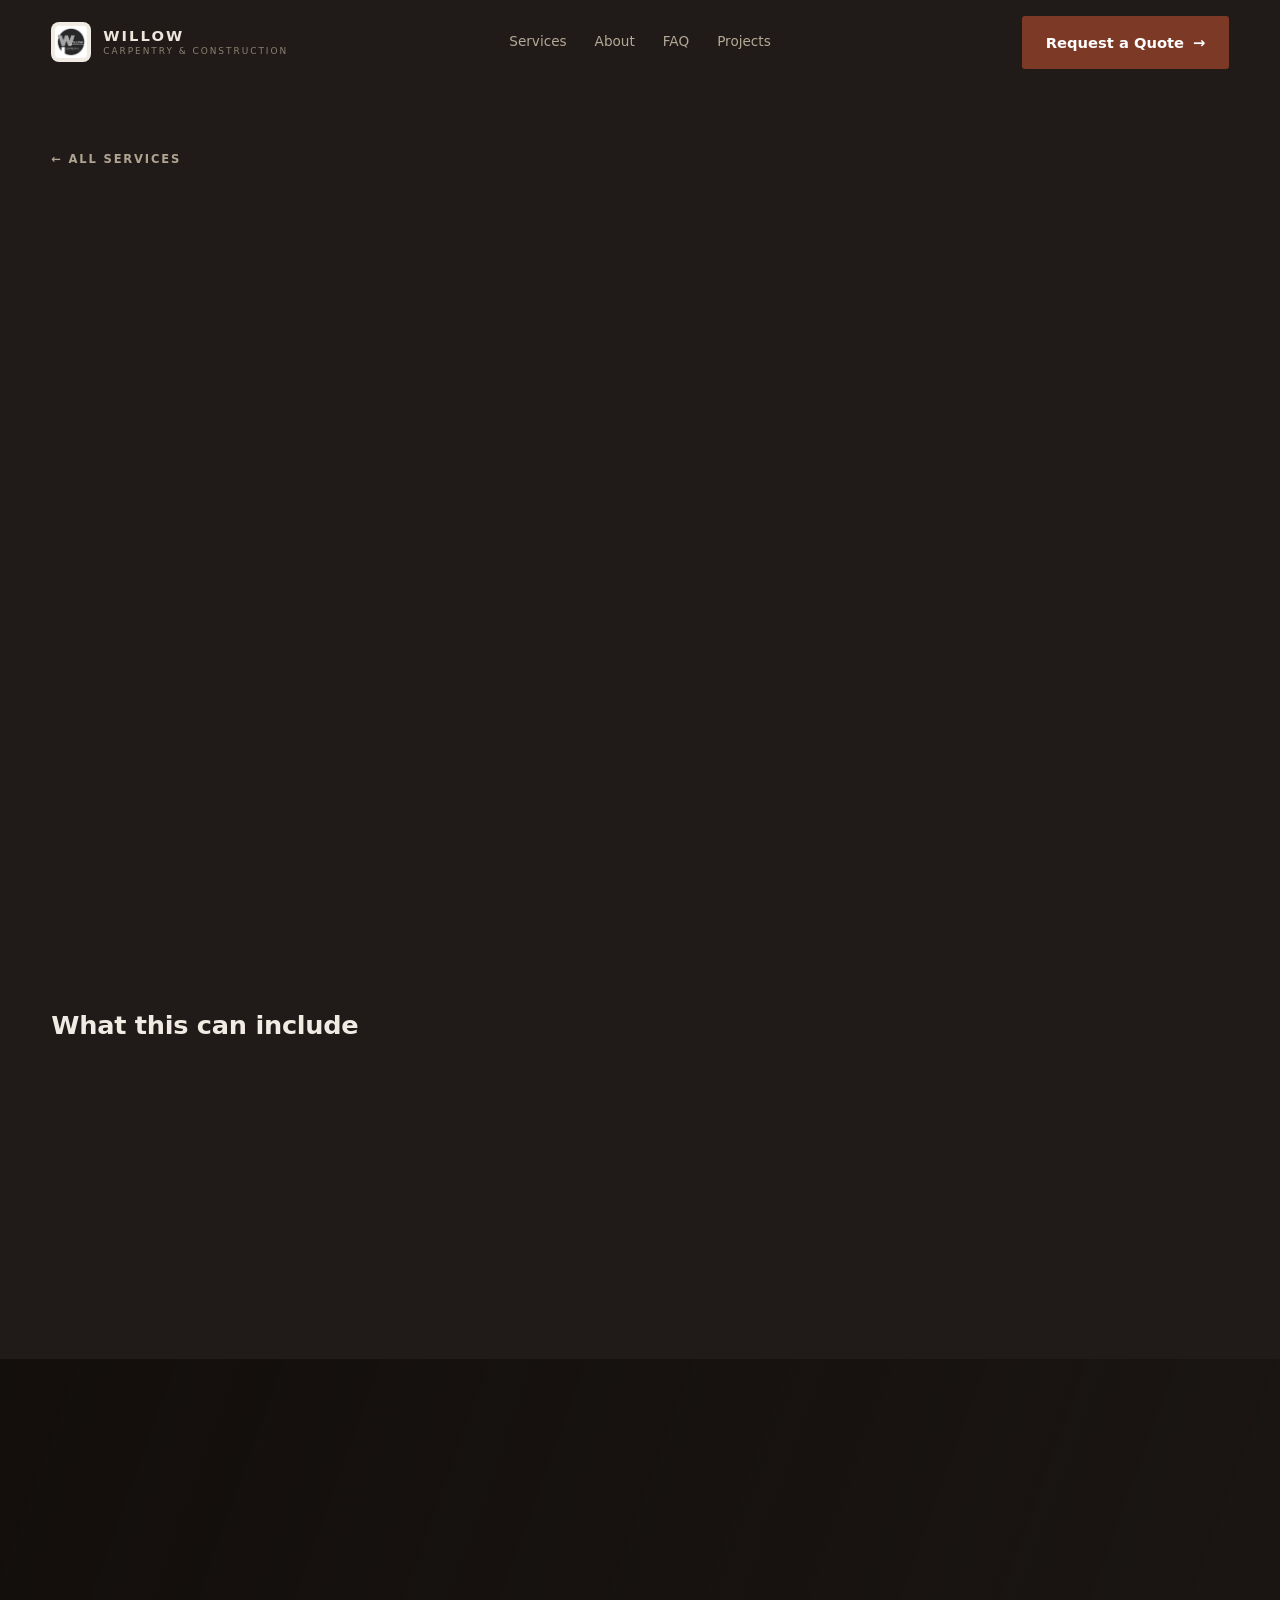
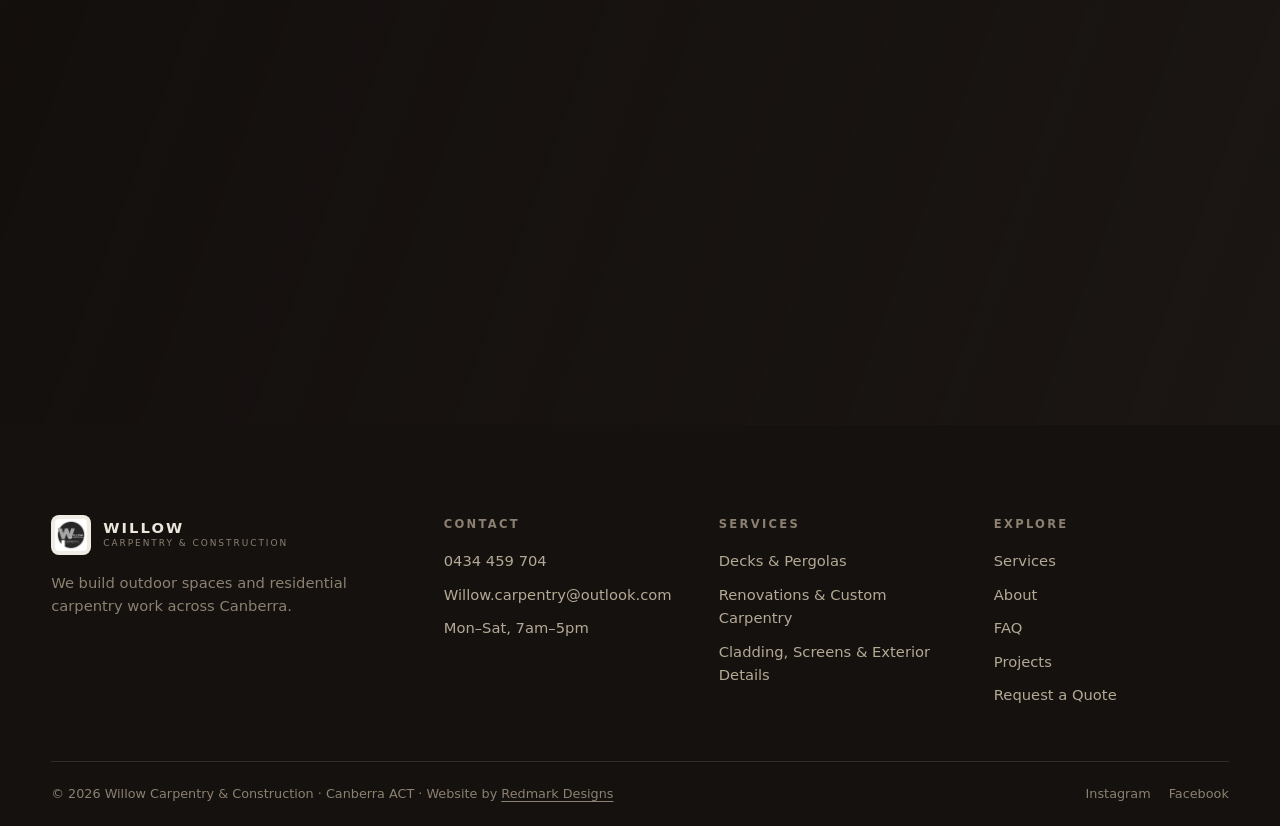
<file: services/exterior-carpentry/index.html>
<!DOCTYPE html>
<html lang="en-AU">
<head>
  <meta charset="UTF-8" />
  <meta name="viewport" content="width=device-width, initial-scale=1.0" />
  <title>Cladding, Screens &amp; Exterior Details — Willow Carpentry &amp; Construction</title>
  <meta http-equiv="refresh" content="0; url=/services/exterior-carpentry.html" />
  <link rel="canonical" href="/services/exterior-carpentry.html" />
</head>
<body>
  <p><a href="/services/exterior-carpentry.html">View Cladding, Screens &amp; Exterior Details</a></p>
</body>
</html>
</file>
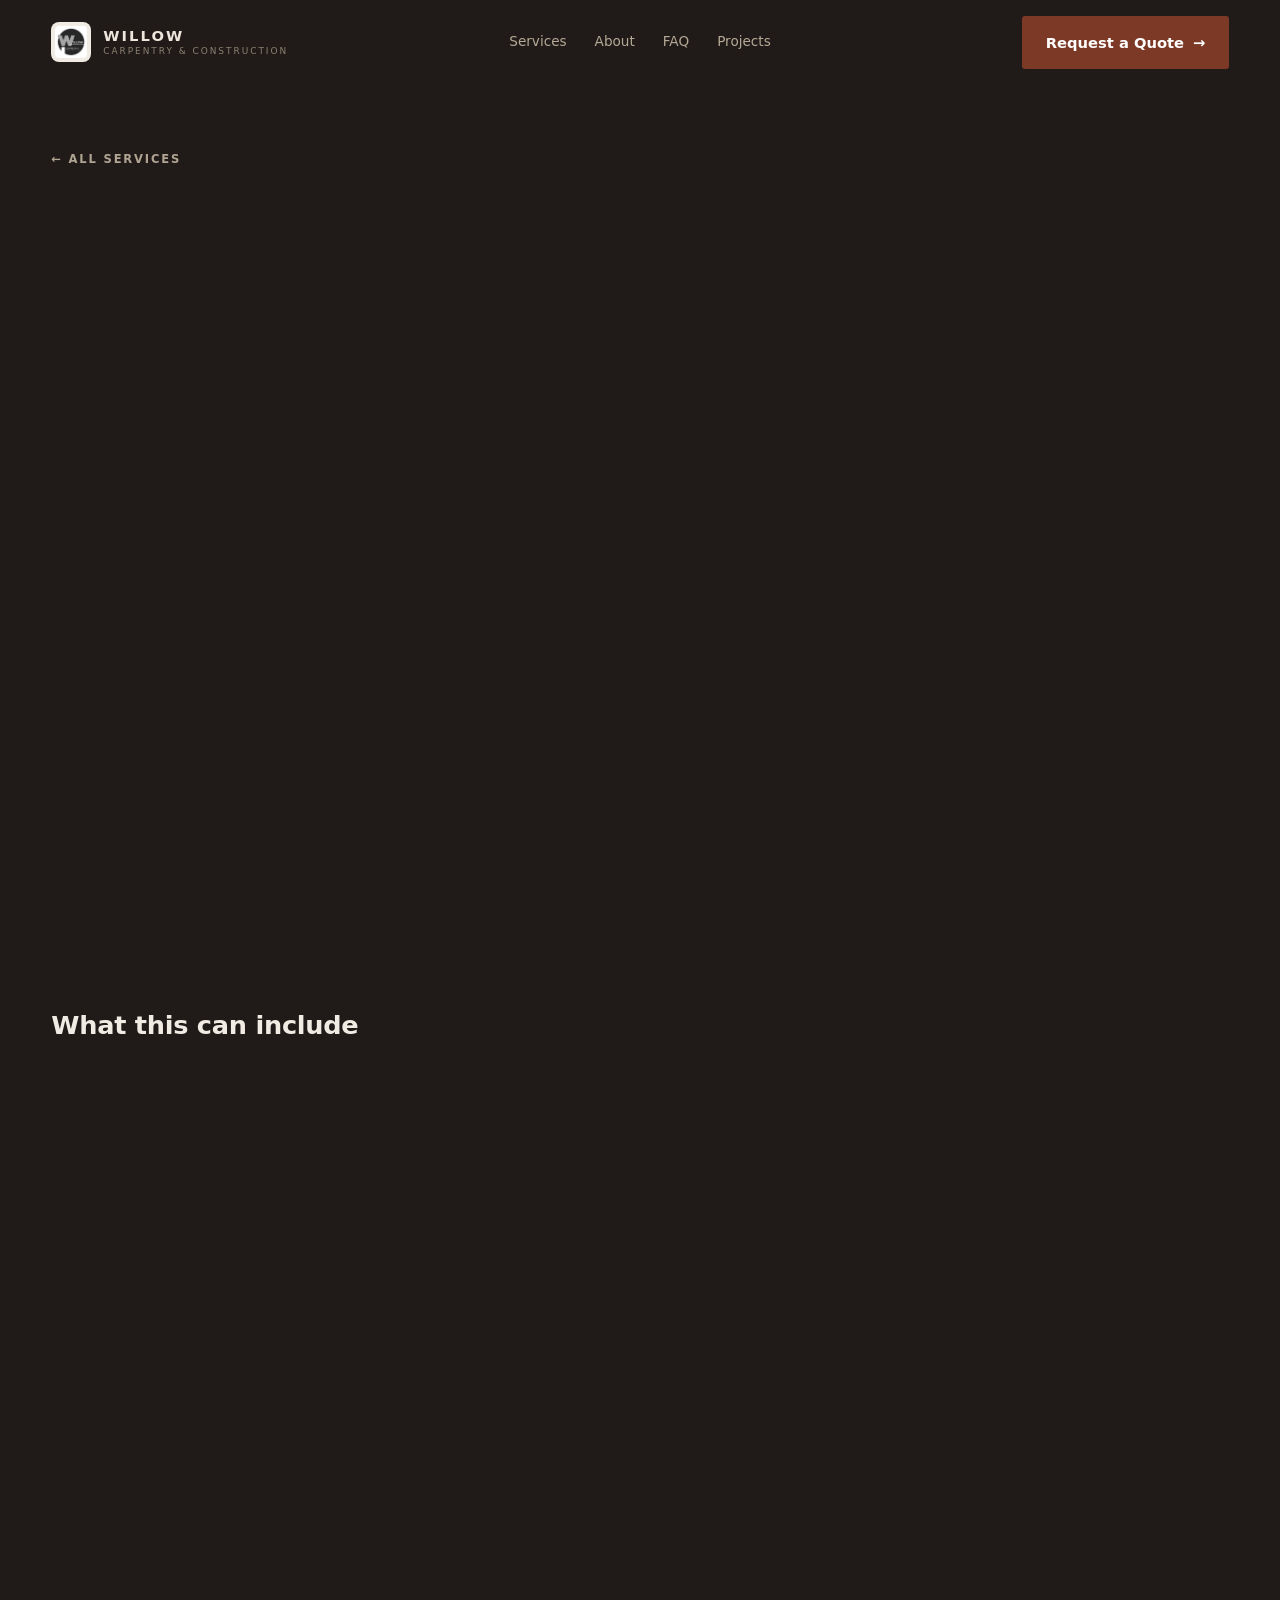
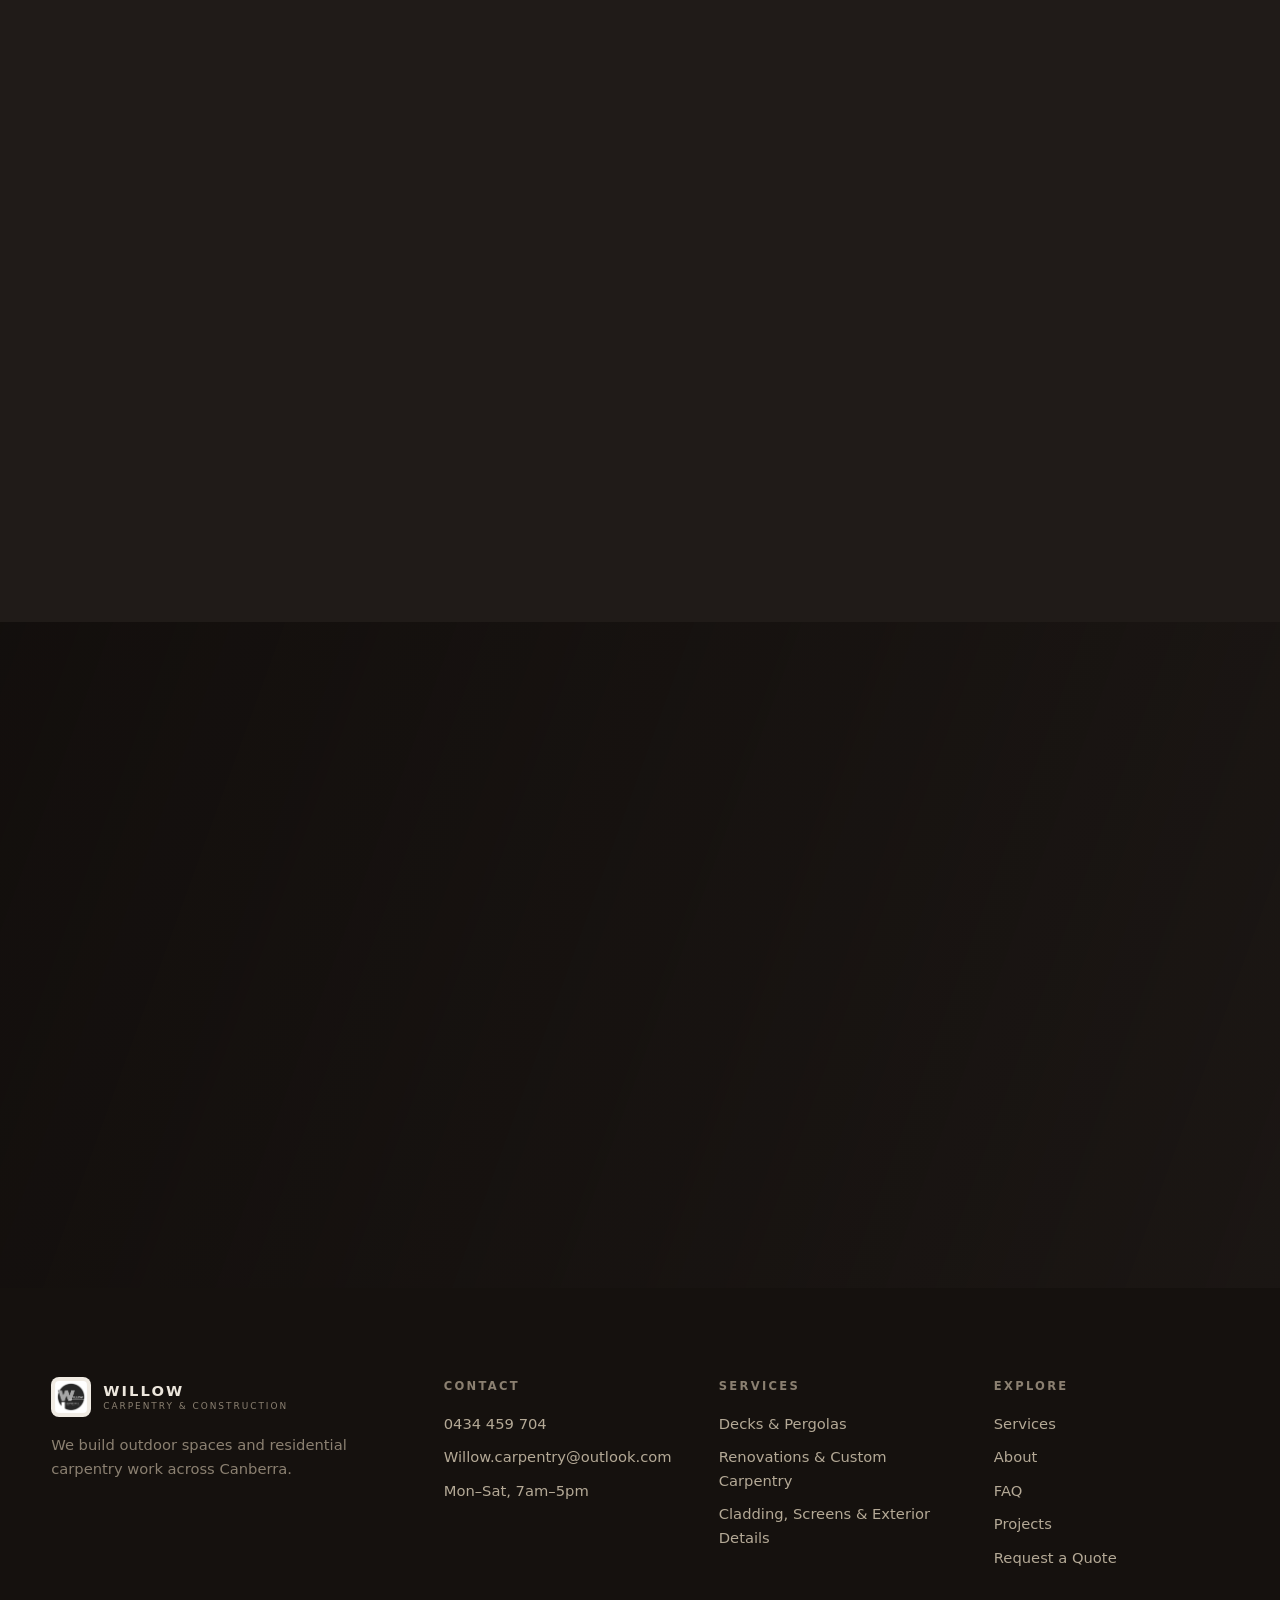
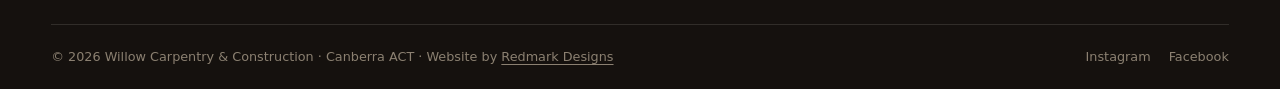
<file: services/renovations-carpentry/index.html>
<!DOCTYPE html>
<html lang="en-AU">
<head>
  <meta charset="UTF-8" />
  <meta name="viewport" content="width=device-width, initial-scale=1.0" />
  <title>Renovations &amp; Custom Carpentry — Willow Carpentry &amp; Construction</title>
  <meta http-equiv="refresh" content="0; url=/services/renovations-carpentry.html" />
  <link rel="canonical" href="/services/renovations-carpentry.html" />
</head>
<body>
  <p><a href="/services/renovations-carpentry.html">View Renovations &amp; Custom Carpentry</a></p>
</body>
</html>
</file>
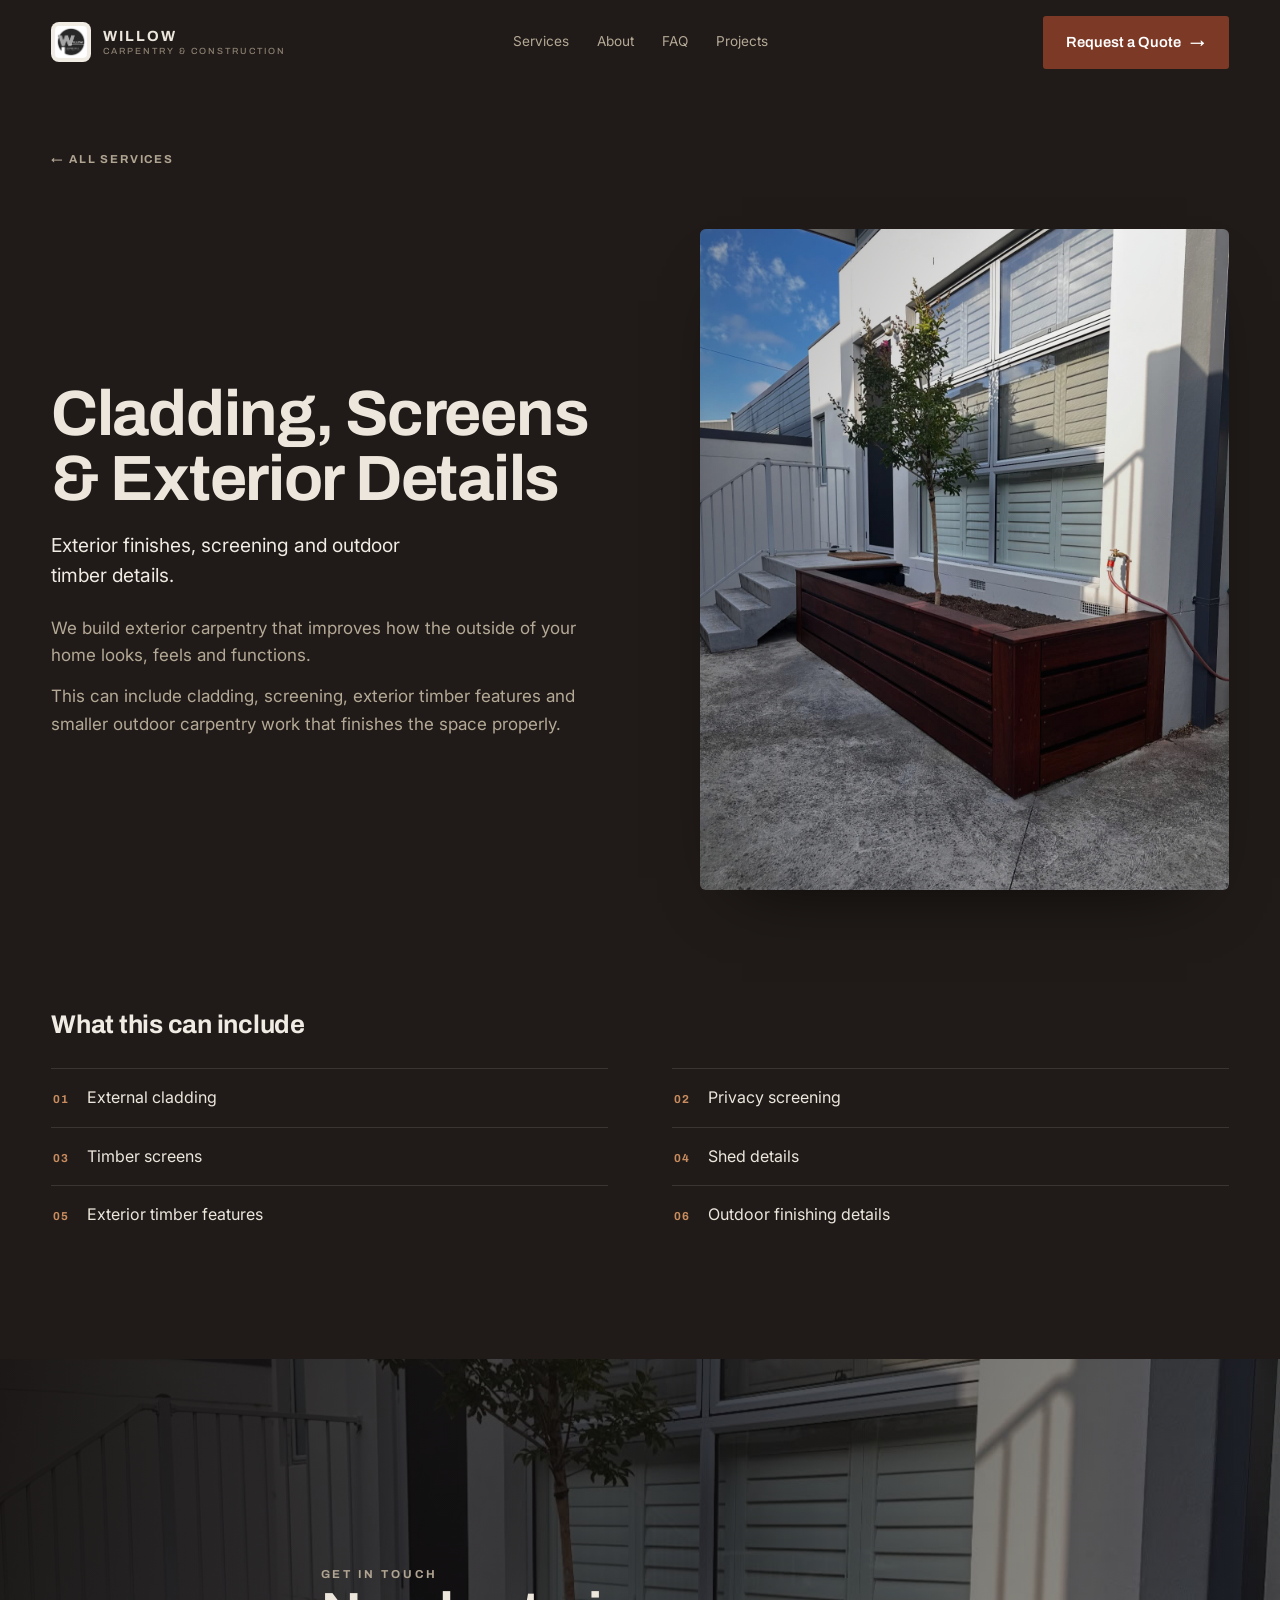
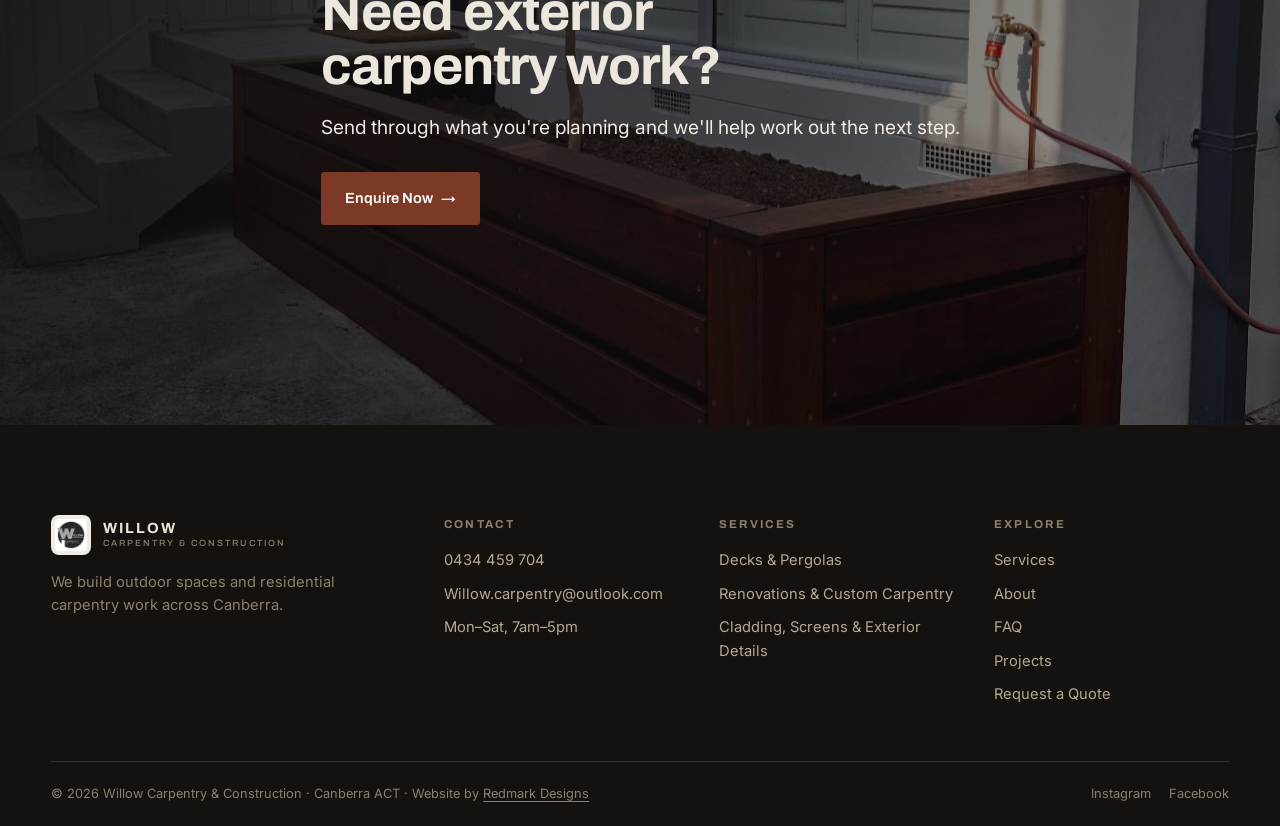
<file: services/exterior-carpentry.html>
<!DOCTYPE html>
<html lang="en-AU">
<head>
  <meta charset="UTF-8" />
  <meta name="viewport" content="width=device-width, initial-scale=1.0" />
  <title>Cladding, Screens &amp; Exterior Details — Willow Carpentry &amp; Construction · Canberra</title>
  <meta name="description" content="We build exterior carpentry for Canberra homes — cladding, timber screens, exterior timber features and outdoor finishing details." />
  <link rel="canonical" href="https://www.willowcarpentry.com.au/services/exterior-carpentry" />
  <link rel="preconnect" href="https://fonts.googleapis.com" />
  <link rel="preconnect" href="https://fonts.gstatic.com" crossorigin />
  <link href="https://fonts.googleapis.com/css2?family=Archivo:wght@400;500;600;700;800&family=Inter:wght@400;500;600&display=swap" rel="stylesheet" />
  <link rel="stylesheet" href="/styles.css" />
  <link rel="stylesheet" href="/polish.css" />
  <script>
    document.documentElement.classList.add("js");
    window.addEventListener("load", function () {
      setTimeout(function () {
        if (!window.__willowRevealed) {
          document.querySelectorAll("[data-reveal]").forEach(function (el) { el.style.opacity = 1; el.style.transform = "none"; });
        }
      }, 1400);
    });
  </script>
</head>
<body id="top">

  <header class="nav" id="nav">
    <a class="brand" href="/" aria-label="Willow Carpentry & Construction home">
      <img src="/images/willow-logo.png" alt="Willow Carpentry & Construction logo" />
      <span class="bt">WILLOW<small>CARPENTRY &amp; CONSTRUCTION</small></span>
    </a>
    <nav class="nav-links">
      <a href="/#services">Services</a>
      <a href="/#about">About</a>
      <a href="/#faq">FAQ</a>
      <a href="/#gallery">Projects</a>
    </nav>
    <a href="/#quote" class="btn btn-primary nav-cta">Request a Quote <span class="arrow">→</span></a>
    <button class="nav-burger" id="burger" aria-label="Open menu"><span></span><span></span><span></span></button>
  </header>
  <div class="mobile-menu" id="mobileMenu">
    <a href="/#services">Services</a>
    <a href="/#about">About</a>
    <a href="/#faq">FAQ</a>
    <a href="/#gallery">Projects</a>
    <a href="/#quote" class="btn btn-primary">Request a Quote <span class="arrow">→</span></a>
  </div>

  <section class="section-pad sp-header">
    <div class="wrap">
      <a class="back-link" href="/#services">← All Services</a>
      <div class="sp-hero">
        <div class="sp-hero-copy" data-reveal>
          <h1 class="display">Cladding, Screens &amp; Exterior Details</h1>
          <p class="lede">Exterior finishes, screening and outdoor timber details.</p>
          <div class="sp-body">
            <p>We build exterior carpentry that improves how the outside of your home looks, feels and functions.</p>
            <p>This can include cladding, screening, exterior timber features and smaller outdoor carpentry work that finishes the space properly.</p>
          </div>
        </div>
        <div class="sp-hero-media" data-reveal>
          <img src="/images/detail-planter-box.png" alt="Exterior timber detail with clean board lines" loading="lazy" />
          <div class="sp-hero-scrim"></div>
        </div>
      </div>
    </div>
  </section>

  <section class="section-pad" style="padding-top: 0;">
    <div class="wrap">
      <h2 class="sp-incl-h">What this can include</h2>
      <ol class="incl-grid" data-reveal>
        <li><span class="incl-n">01</span><span>External cladding</span></li>
        <li><span class="incl-n">02</span><span>Privacy screening</span></li>
        <li><span class="incl-n">03</span><span>Timber screens</span></li>
        <li><span class="incl-n">04</span><span>Shed details</span></li>
        <li><span class="incl-n">05</span><span>Exterior timber features</span></li>
        <li><span class="incl-n">06</span><span>Outdoor finishing details</span></li>
      </ol>
    </div>
  </section>

  <section class="final">
    <div class="final-bg"><img src="/images/detail-planter-box.png" alt="Exterior timber detail with clean board lines" loading="lazy" /></div>
    <div class="final-scrim"></div>
    <div class="wrap final-inner">
      <span class="eyebrow" data-reveal>Get In Touch</span>
      <h2 class="display" data-reveal>Need exterior carpentry work?</h2>
      <p class="lede" data-reveal>Send through what you're planning and we'll help work out the next step.</p>
      <a href="/#quote" class="btn btn-primary" data-reveal>Enquire Now <span class="arrow">→</span></a>
    </div>
  </section>

  <footer class="footer">
    <div class="wrap">
      <div class="footer-grid">
        <div>
          <a class="brand" href="/">
            <img src="/images/willow-logo.png" alt="Willow Carpentry & Construction logo" />
            <span class="bt">WILLOW<small>CARPENTRY &amp; CONSTRUCTION</small></span>
          </a>
          <p class="footer-blurb">We build outdoor spaces and residential carpentry work across Canberra.</p>
        </div>
        <div>
          <h4>Contact</h4>
          <ul>
            <li><a href="tel:+61434459704">0434 459 704</a></li>
            <li><a href="mailto:Willow.carpentry@outlook.com">Willow.carpentry@outlook.com</a></li>
            <li>Mon–Sat, 7am–5pm</li>
          </ul>
        </div>
        <div>
          <h4>Services</h4>
          <ul>
            <li><a href="/services/decks-pergolas.html">Decks &amp; Pergolas</a></li>
            <li><a href="/services/renovations-carpentry.html">Renovations &amp; Custom Carpentry</a></li>
            <li><a href="/services/exterior-carpentry.html">Cladding, Screens &amp; Exterior Details</a></li>
          </ul>
        </div>
        <div>
          <h4>Explore</h4>
          <ul>
            <li><a href="/#services">Services</a></li>
            <li><a href="/#about">About</a></li>
            <li><a href="/#faq">FAQ</a></li>
            <li><a href="/#gallery">Projects</a></li>
            <li><a href="/#quote">Request a Quote</a></li>
          </ul>
        </div>
      </div>
      <div class="footer-bottom">
        <span>© 2026 Willow Carpentry &amp; Construction · Canberra ACT · Website by <a href="https://www.redmarkdesigns.com.au/" target="_blank" rel="noopener" style="text-decoration:underline;text-underline-offset:3px">Redmark Designs</a></span>
        <div class="socials"><a href="https://www.instagram.com/willow_carpentry/" target="_blank" rel="noopener">Instagram</a><a href="https://www.facebook.com/profile.php?id=61577260306825" target="_blank" rel="noopener">Facebook</a></div>
      </div>
    </div>
  </footer>

  <script type="module" src="/app.js"></script>
</body>
</html>
</file>
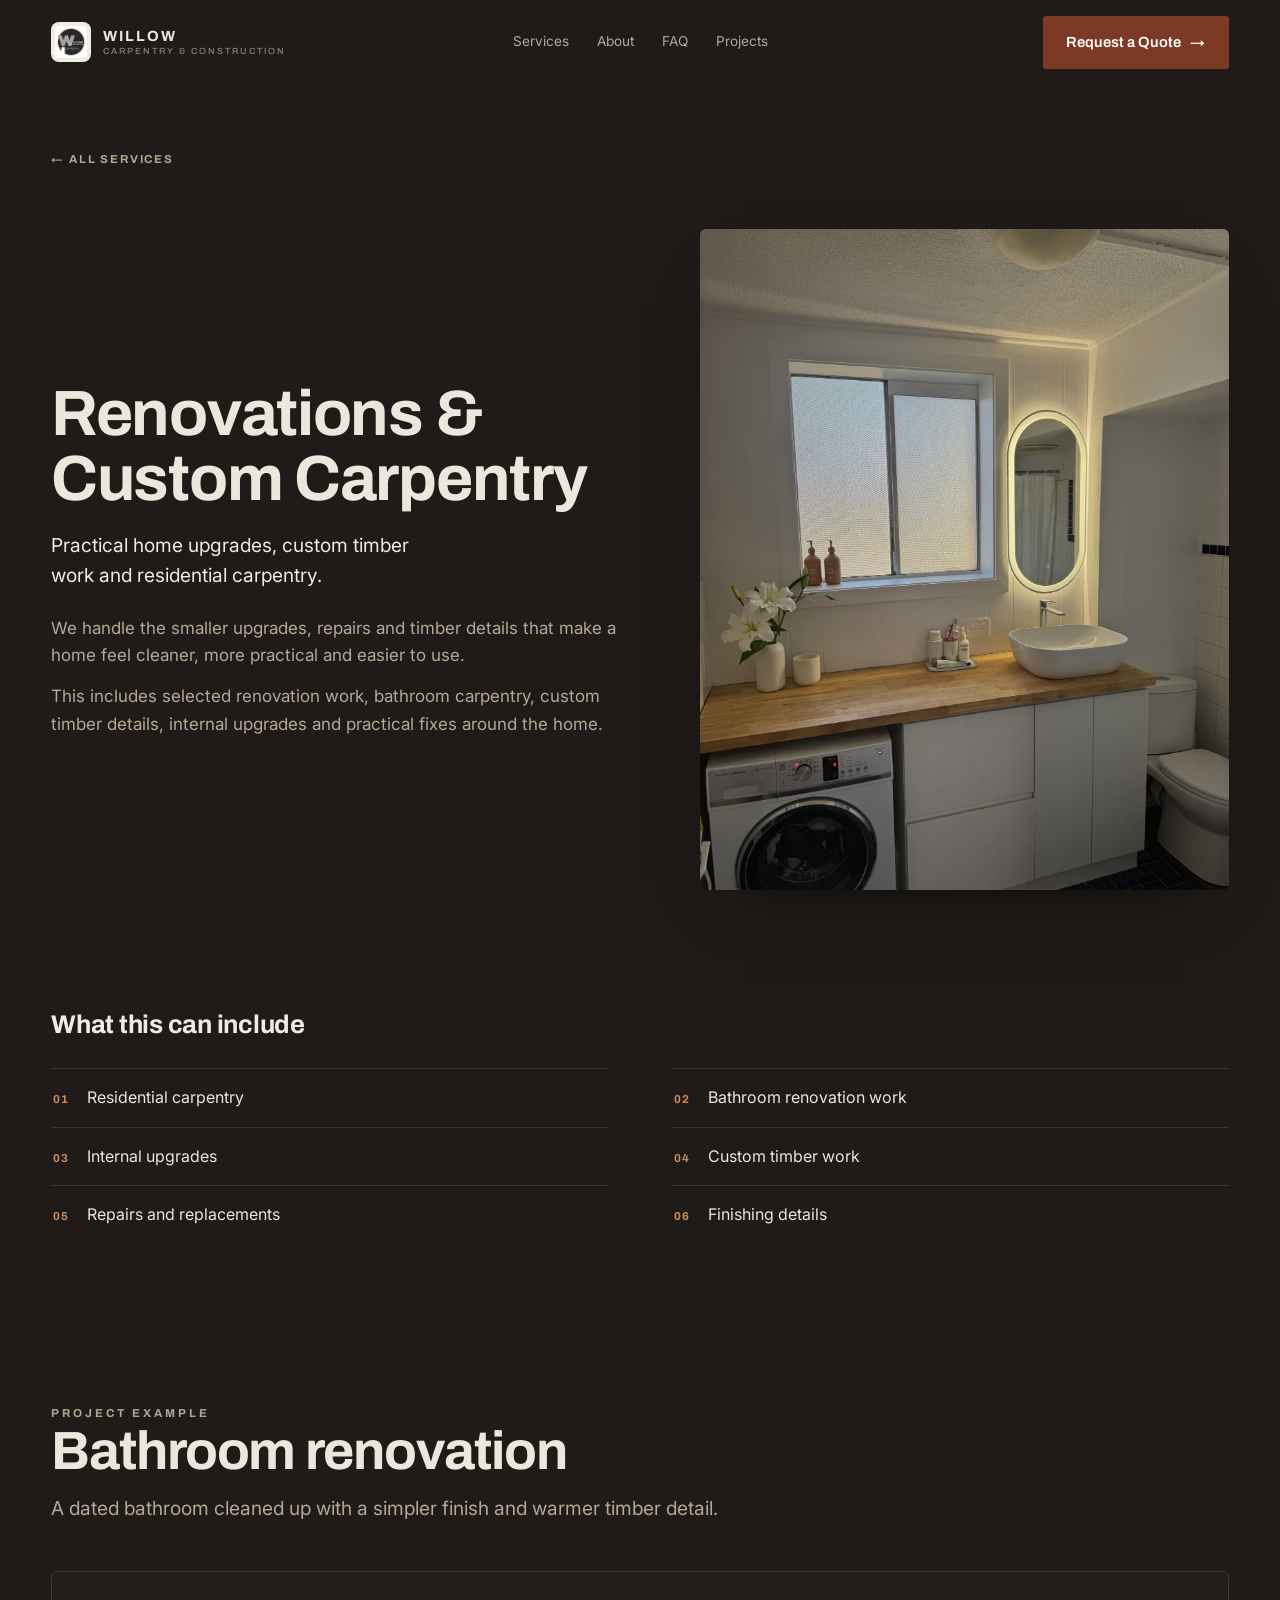
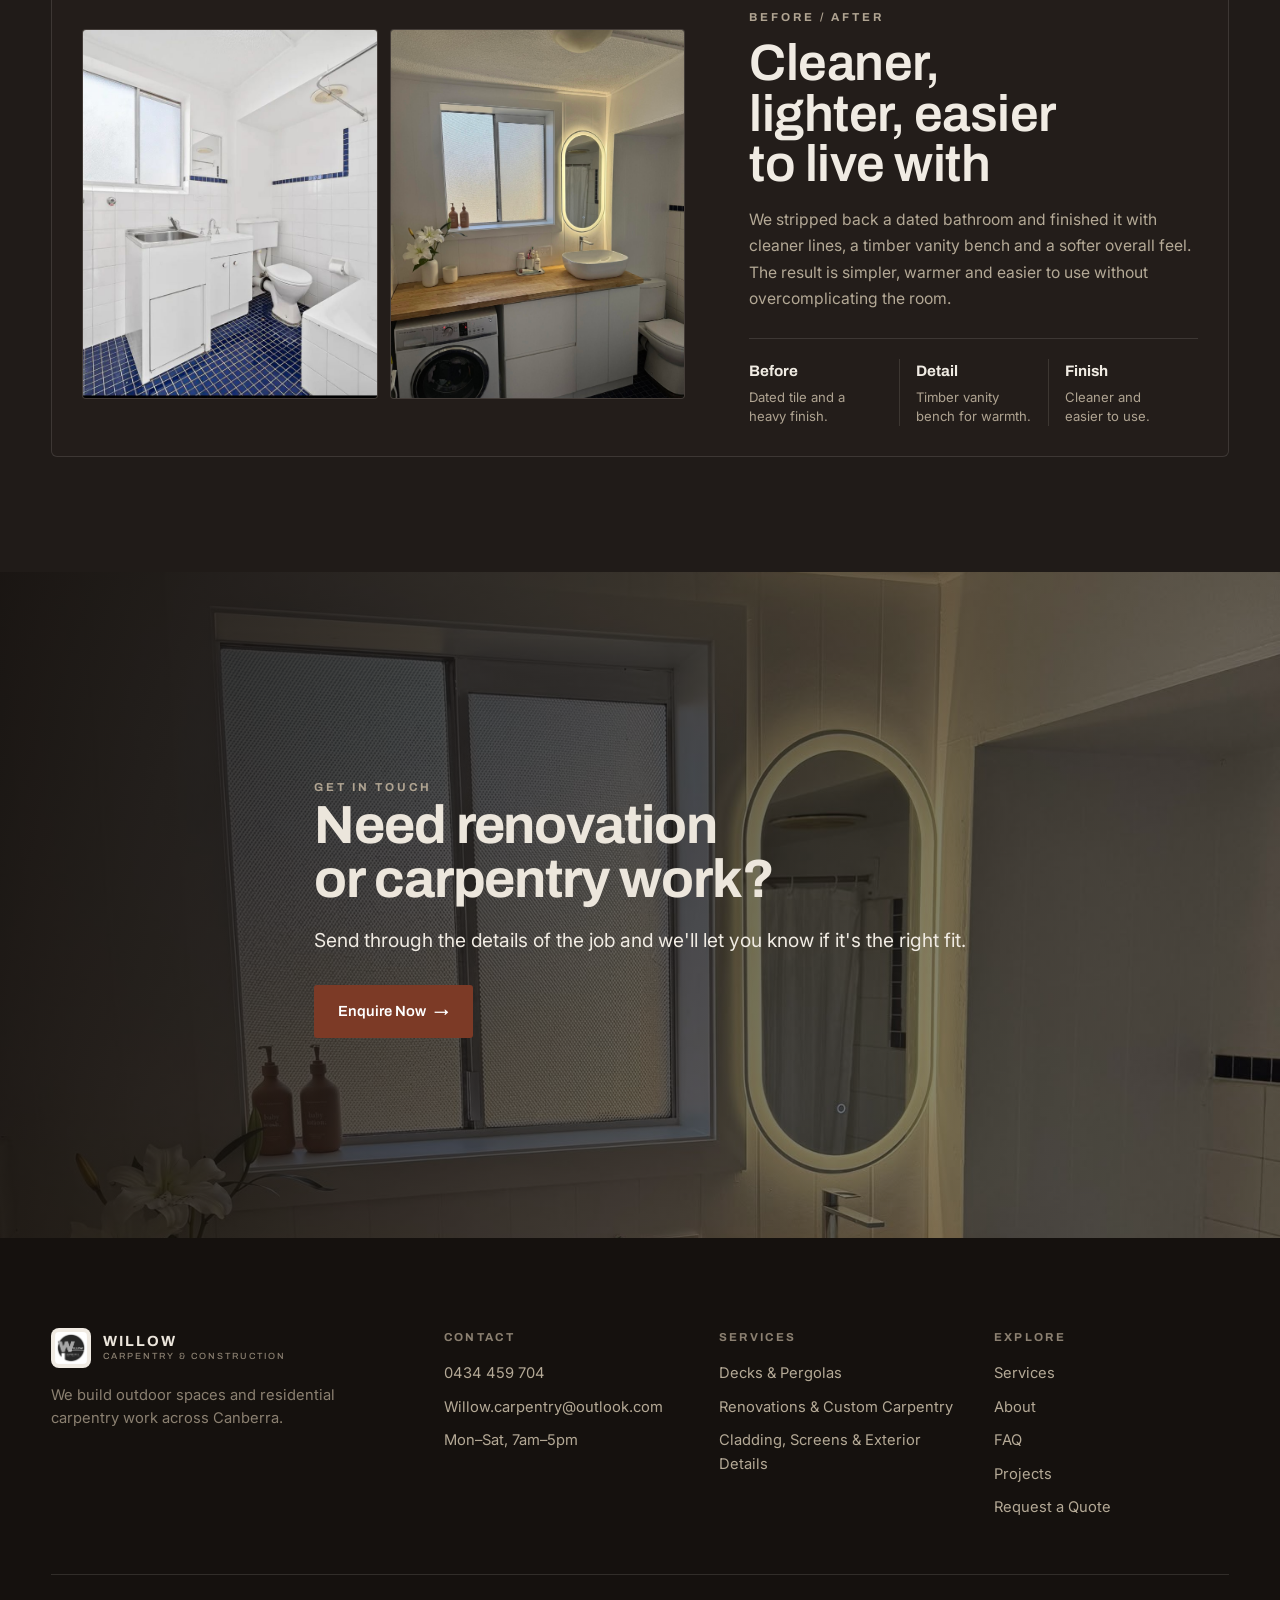
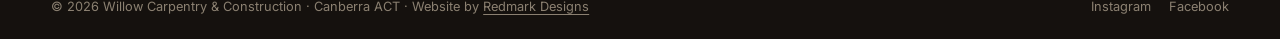
<file: services/renovations-carpentry.html>
<!DOCTYPE html>
<html lang="en-AU">
<head>
  <meta charset="UTF-8" />
  <meta name="viewport" content="width=device-width, initial-scale=1.0" />
  <title>Renovations &amp; Custom Carpentry — Willow Carpentry &amp; Construction · Canberra</title>
  <meta name="description" content="We handle selected renovation and custom carpentry work for Canberra homes — internal and external upgrades, custom timber work, repairs and finishing details." />
  <link rel="canonical" href="https://www.willowcarpentry.com.au/services/renovations-carpentry" />
  <link rel="preconnect" href="https://fonts.googleapis.com" />
  <link rel="preconnect" href="https://fonts.gstatic.com" crossorigin />
  <link href="https://fonts.googleapis.com/css2?family=Archivo:wght@400;500;600;700;800&family=Inter:wght@400;500;600&display=swap" rel="stylesheet" />
  <link rel="stylesheet" href="/styles.css" />
  <link rel="stylesheet" href="/polish.css" />
  <link rel="stylesheet" href="/service-pages.css" />
  <script>
    document.documentElement.classList.add("js");
    window.addEventListener("load", function () {
      setTimeout(function () {
        if (!window.__willowRevealed) {
          document.querySelectorAll("[data-reveal]").forEach(function (el) { el.style.opacity = 1; el.style.transform = "none"; });
        }
      }, 1400);
    });
  </script>
</head>
<body id="top">

  <header class="nav" id="nav">
    <a class="brand" href="/" aria-label="Willow Carpentry & Construction home">
      <img src="/images/willow-logo.png" alt="Willow Carpentry & Construction logo" />
      <span class="bt">WILLOW<small>CARPENTRY &amp; CONSTRUCTION</small></span>
    </a>
    <nav class="nav-links">
      <a href="/#services">Services</a>
      <a href="/#about">About</a>
      <a href="/#faq">FAQ</a>
      <a href="/#gallery">Projects</a>
    </nav>
    <a href="/#quote" class="btn btn-primary nav-cta">Request a Quote <span class="arrow">→</span></a>
    <button class="nav-burger" id="burger" aria-label="Open menu"><span></span><span></span><span></span></button>
  </header>
  <div class="mobile-menu" id="mobileMenu">
    <a href="/#services">Services</a>
    <a href="/#about">About</a>
    <a href="/#faq">FAQ</a>
    <a href="/#gallery">Projects</a>
    <a href="/#quote" class="btn btn-primary">Request a Quote <span class="arrow">→</span></a>
  </div>

  <section class="section-pad sp-header">
    <div class="wrap">
      <a class="back-link" href="/#services">← All Services</a>
      <div class="sp-hero">
        <div class="sp-hero-copy" data-reveal>
          <h1 class="display">Renovations &amp; Custom Carpentry</h1>
          <p class="lede">Practical home upgrades, custom timber work and residential carpentry.</p>
          <div class="sp-body">
            <p>We handle the smaller upgrades, repairs and timber details that make a home feel cleaner, more practical and easier to use.</p>
            <p>This includes selected renovation work, bathroom carpentry, custom timber details, internal upgrades and practical fixes around the home.</p>
          </div>
        </div>
        <div class="sp-hero-media" data-reveal>
          <img src="/images/willow/bathroom-reno.jpg" alt="Bathroom renovation with timber vanity bench" style="object-position: 55% 30%;" loading="lazy" />
          <div class="sp-hero-scrim"></div>
        </div>
      </div>
    </div>
  </section>

  <section class="section-pad" style="padding-top: 0;">
    <div class="wrap">
      <h2 class="sp-incl-h">What this can include</h2>
      <ol class="incl-grid" data-reveal>
        <li><span class="incl-n">01</span><span>Residential carpentry</span></li>
        <li><span class="incl-n">02</span><span>Bathroom renovation work</span></li>
        <li><span class="incl-n">03</span><span>Internal upgrades</span></li>
        <li><span class="incl-n">04</span><span>Custom timber work</span></li>
        <li><span class="incl-n">05</span><span>Repairs and replacements</span></li>
        <li><span class="incl-n">06</span><span>Finishing details</span></li>
      </ol>
    </div>
  </section>

  <section class="section-pad sp-story-section" id="projects">
    <div class="wrap">
      <div class="sp-story-head" data-reveal>
        <span class="eyebrow">Project Example</span>
        <h2 class="display sec-title">Bathroom renovation</h2>
        <p class="lede">A dated bathroom cleaned up with a simpler finish and warmer timber detail.</p>
      </div>

      <article class="sp-story-card" data-reveal>
        <div class="sp-story-media grid-2">
          <img src="/images/willow/beforebathroom.jpeg" alt="Dated tiled bathroom before renovation" loading="lazy" />
          <img src="/images/willow/bathroom-reno.jpg" alt="Renovated bathroom with timber vanity benchtop and mirror" style="object-position: 55% 30%;" loading="lazy" />
        </div>
        <div class="sp-story-copy">
          <span class="eyebrow">Before / After</span>
          <h3>Cleaner, lighter, easier to live with</h3>
          <p>We stripped back a dated bathroom and finished it with cleaner lines, a timber vanity bench and a softer overall feel. The result is simpler, warmer and easier to use without overcomplicating the room.</p>
          <div class="sp-story-points">
            <div><strong>Before</strong><span>Dated tile and a heavy finish.</span></div>
            <div><strong>Detail</strong><span>Timber vanity bench for warmth.</span></div>
            <div><strong>Finish</strong><span>Cleaner and easier to use.</span></div>
          </div>
        </div>
      </article>
    </div>
  </section>

  <section class="final">
    <div class="final-bg"><img src="/images/willow/bathroom-reno.jpg" alt="Renovated bathroom with timber vanity detail" style="object-position: 55% 30%;" loading="lazy" /></div>
    <div class="final-scrim"></div>
    <div class="wrap final-inner">
      <span class="eyebrow" data-reveal>Get In Touch</span>
      <h2 class="display" data-reveal>Need renovation or carpentry work?</h2>
      <p class="lede" data-reveal>Send through the details of the job and we'll let you know if it's the right fit.</p>
      <a href="/#quote" class="btn btn-primary" data-reveal>Enquire Now <span class="arrow">→</span></a>
    </div>
  </section>

  <footer class="footer">
    <div class="wrap">
      <div class="footer-grid">
        <div>
          <a class="brand" href="/">
            <img src="/images/willow-logo.png" alt="Willow Carpentry & Construction logo" />
            <span class="bt">WILLOW<small>CARPENTRY &amp; CONSTRUCTION</small></span>
          </a>
          <p class="footer-blurb">We build outdoor spaces and residential carpentry work across Canberra.</p>
        </div>
        <div>
          <h4>Contact</h4>
          <ul>
            <li><a href="tel:+61434459704">0434 459 704</a></li>
            <li><a href="mailto:Willow.carpentry@outlook.com">Willow.carpentry@outlook.com</a></li>
            <li>Mon–Sat, 7am–5pm</li>
          </ul>
        </div>
        <div>
          <h4>Services</h4>
          <ul>
            <li><a href="/services/decks-pergolas.html">Decks &amp; Pergolas</a></li>
            <li><a href="/services/renovations-carpentry.html">Renovations &amp; Custom Carpentry</a></li>
            <li><a href="/services/exterior-carpentry.html">Cladding, Screens &amp; Exterior Details</a></li>
          </ul>
        </div>
        <div>
          <h4>Explore</h4>
          <ul>
            <li><a href="/#services">Services</a></li>
            <li><a href="/#about">About</a></li>
            <li><a href="/#faq">FAQ</a></li>
            <li><a href="/#gallery">Projects</a></li>
            <li><a href="/#quote">Request a Quote</a></li>
          </ul>
        </div>
      </div>
      <div class="footer-bottom">
        <span>© 2026 Willow Carpentry &amp; Construction · Canberra ACT · Website by <a href="https://www.redmarkdesigns.com.au/" target="_blank" rel="noopener" style="text-decoration:underline;text-underline-offset:3px">Redmark Designs</a></span>
        <div class="socials"><a href="https://www.instagram.com/willow_carpentry/" target="_blank" rel="noopener">Instagram</a><a href="https://www.facebook.com/profile.php?id=61577260306825" target="_blank" rel="noopener">Facebook</a></div>
      </div>
    </div>
  </footer>

  <script type="module" src="/app.js"></script>
</body>
</html>
</file>
<file: styles.css>
/* Willow Carpentry & Construction — premium Canberra portfolio
   Palette read from the project photos: warm charcoal, off-white, jarrah timber,
   muted sandstone, subtle sage greenery. Colour used sparingly; photography leads. */

:root {
  --charcoal:     #201B18;
  --charcoal-2:   #2A2420;
  --charcoal-3:   #352E29;
  --offwhite:     #F0EBE3;
  --offwhite-2:   #E7E0D4;
  --stone:        #C7BCA9;
  --stone-mute:   #B0A492;
  --stone-dim:    #8B8071;
  --jarrah:       #7C3A26;   /* deep brick-red timber — primary action (not orange) */
  --jarrah-deep:  #5E2C1D;
  --ember:        #C98C5F;    /* warm muted highlight for small accents */
  --sage:         #616B53;
  --text:         #ECE6DC;
  --text-mute:    #B4A996;
  --line:         rgba(236, 230, 220, 0.13);
  --line-dark:    rgba(32, 27, 24, 0.16);

  --ff-display: "Archivo", system-ui, sans-serif;
  --ff-body: "Inter", system-ui, sans-serif;

  --maxw: 1340px;
  --gutter: clamp(20px, 4vw, 60px);
}

* { box-sizing: border-box; margin: 0; padding: 0; }
html { scroll-behavior: smooth; -webkit-font-smoothing: antialiased; }
body { font-family: var(--ff-body); background: var(--charcoal); color: var(--text); line-height: 1.6; font-size: 17px; overflow-x: hidden; }
img { display: block; max-width: 100%; }
a { color: inherit; text-decoration: none; }
button { font-family: inherit; cursor: pointer; border: none; background: none; color: inherit; }

/* ---------- Type ---------- */
.display { font-family: var(--ff-display); font-weight: 700; letter-spacing: -0.02em; line-height: 1.0; text-wrap: balance; }
h1.display { font-size: clamp(2.5rem, 6vw, 5.2rem); }
h2.display { font-size: clamp(2rem, 4.2vw, 3.6rem); }
h3 { font-family: var(--ff-display); font-weight: 600; letter-spacing: -0.01em; }
.eyebrow { font-family: var(--ff-display); font-size: 0.72rem; font-weight: 700; letter-spacing: 0.26em; text-transform: uppercase; color: var(--stone-mute); }
.eyebrow .dot { color: var(--jarrah); }
.lede { font-size: clamp(1.04rem, 1.5vw, 1.26rem); color: var(--text-mute); max-width: 56ch; }

/* ---------- Layout ---------- */
.wrap { max-width: var(--maxw); margin: 0 auto; padding-inline: var(--gutter); }
section { position: relative; }
.section-pad { padding-block: clamp(74px, 9vw, 126px); }
.on-light { background: var(--offwhite); color: var(--charcoal); }
.on-light .eyebrow { color: var(--stone-dim); }
.on-light .eyebrow .dot { color: var(--jarrah); }
.on-light .lede { color: #5b534a; }

/* ---------- Buttons ---------- */
.btn { display: inline-flex; align-items: center; gap: 0.6em; font-family: var(--ff-display); font-weight: 600; font-size: 0.92rem; padding: 1em 1.6em; border-radius: 3px; transition: transform .35s cubic-bezier(.2,.7,.2,1), background .3s, border-color .3s, color .3s; }
.btn .arrow { transition: transform .35s cubic-bezier(.2,.7,.2,1); }
.btn:hover .arrow { transform: translateX(4px); }
.btn-primary { background: var(--jarrah); color: #fff; }
.btn-primary:hover { background: var(--jarrah-deep); transform: translateY(-2px); }
.btn-ghost { border: 1px solid var(--line); color: var(--text); }
.btn-ghost:hover { border-color: var(--text); transform: translateY(-2px); }
.on-light .btn-ghost { border-color: var(--line-dark); color: var(--charcoal); }
.on-light .btn-ghost:hover { border-color: var(--charcoal); }

/* ---------- Nav ---------- */
.nav { position: fixed; inset: 0 0 auto 0; z-index: 60; display: flex; align-items: center; justify-content: space-between; padding: 16px var(--gutter); transition: background .4s, backdrop-filter .4s, padding .4s, border-color .4s; border-bottom: 1px solid transparent; }
.nav.scrolled { background: rgba(24,20,17,.86); backdrop-filter: blur(12px); padding-block: 11px; border-bottom: 1px solid var(--line); }
.brand { display: flex; align-items: center; gap: 12px; }
.brand img { height: 40px; width: 40px; object-fit: contain; background: var(--offwhite); border-radius: 8px; padding: 4px; }
.brand .bt { font-family: var(--ff-display); font-weight: 700; letter-spacing: 0.14em; font-size: 0.92rem; line-height: 1; }
.brand .bt small { display: block; font-size: 0.56rem; font-weight: 500; letter-spacing: 0.22em; color: var(--stone-dim); margin-top: 3px; }
.nav-links { display: flex; gap: 28px; align-items: center; position: absolute; left: 50%; top: 50%; transform: translate(-50%, -50%); }
.nav-links a { font-size: 0.85rem; color: var(--text-mute); transition: color .25s; }
.nav-links a:hover { color: var(--text); }
.nav-burger { display: none; flex-direction: column; gap: 5px; padding: 6px; }
.nav-burger span { width: 24px; height: 2px; background: var(--text); transition: .3s; }
.mobile-menu { position: fixed; inset: 0; z-index: 55; background: rgba(20,16,14,.97); backdrop-filter: blur(8px); display: flex; flex-direction: column; justify-content: center; gap: 8px; padding: var(--gutter); transform: translateY(-100%); transition: transform .45s cubic-bezier(.2,.7,.2,1); }
.mobile-menu.open { transform: translateY(0); }
.mobile-menu a { font-family: var(--ff-display); font-size: 1.7rem; font-weight: 600; padding: 11px 0; border-bottom: 1px solid var(--line); }
.mobile-menu .btn { margin-top: 22px; align-self: flex-start; }

/* ---------- Hero ---------- */
.hero { min-height: 100svh; display: flex; align-items: flex-end; position: relative; overflow: hidden; }
.hero-bg { position: absolute; inset: 0; z-index: 0; }
.hero-bg img { position: absolute; inset: 0; width: 100%; height: 100%; object-fit: cover; object-position: center 60%; }
.hero-scrim { position: absolute; inset: 0; z-index: 1; background: linear-gradient(to top, rgba(18,14,12,.92) 0%, rgba(18,14,12,.4) 45%, rgba(18,14,12,.2) 72%, rgba(18,14,12,.5) 100%); }
.hero-inner { position: relative; z-index: 10; width: 100%; padding-top: clamp(96px, 14vh, 132px); padding-bottom: clamp(46px, 7vw, 92px); }
.hero h1 { max-width: 15ch; margin-top: 16px; }
.hero .lede { margin-top: 22px; color: var(--offwhite); }
.hero-actions { display: flex; gap: 14px; margin-top: 32px; flex-wrap: wrap; }
.hero-meta { display: flex; gap: 30px; margin-top: 44px; padding-top: 24px; border-top: 1px solid var(--line); flex-wrap: wrap; }
.hero-meta .n { font-family: var(--ff-display); font-weight: 700; font-size: 1.4rem; }
.hero-meta .l { font-size: 0.78rem; color: var(--stone-mute); }

/* ---------- Section head ---------- */
.sec-head { display: flex; justify-content: space-between; align-items: flex-end; gap: 40px; flex-wrap: wrap; margin-bottom: 46px; }
.sec-head .sec-title { max-width: 20ch; margin-top: 14px; }

/* ---------- Story (before / after side by side) ---------- */
.story + .story { border-top: 1px solid var(--line); margin-top: clamp(2rem, 3.5vw, 3.5rem); padding-top: clamp(2rem, 3.5vw, 3.5rem); }
.on-light .story + .story { border-top: 1px solid var(--line-dark); }
.story-head { max-width: 760px; margin-bottom: clamp(1.5rem, 2.5vw, 2rem); }
.story-head h2 { margin: 10px 0 14px; }
.ba-pair { display: grid; grid-template-columns: 1fr 1fr; gap: 14px; }
.ba-card { position: relative; height: clamp(320px, 42vw, 520px); overflow: hidden; border-radius: 4px; box-shadow: 0 26px 60px -34px rgba(0,0,0,.7); }
.ba-card img { width: 100%; height: 100%; object-fit: cover; transition: transform 1s cubic-bezier(.2,.7,.2,1); }
.ba-card:hover img { transform: scale(1.04); }
.ba-badge { position: absolute; z-index: 2; top: 12px; left: 12px; font-family: var(--ff-display); font-size: 0.58rem; font-weight: 700; letter-spacing: 0.16em; text-transform: uppercase; padding: 5px 9px; background: rgba(18,14,12,.72); backdrop-filter: blur(4px); border-radius: 3px; color: var(--offwhite); }
.ba-badge.finished { color: var(--ember); }
.story-meta { display: flex; gap: 28px; margin-top: 26px; flex-wrap: wrap; }
.story-meta .k { font-family: var(--ff-display); font-weight: 700; font-size: 1.1rem; }
.story-meta .v { font-size: 0.8rem; color: var(--stone-dim); }
.on-light .story-meta .v { color: var(--stone-dim); }
/* Frame-to-Finish: compact module rhythm (tighter padding + controlled heading scale) */
#transformation { padding-block: clamp(4rem, 7vw, 7rem); }
#transformation .sec-head { margin-bottom: clamp(1.75rem, 3vw, 2.5rem); }
#transformation .sec-head .sec-title { font-size: clamp(2.4rem, 4.4vw, 3.5rem); }
#transformation .story-head h2 { font-size: clamp(2rem, 3.4vw, 2.8rem); }

/* ---------- Services: full-height image panel navigation (adapted 21st.dev "Expanding Cards") ---------- */
.svc-section .sec-head { margin-bottom: 0; }
/* three full-bleed panels with interlocking ~8deg diagonal cuts (clip-path),
   separated by a dark angled gutter that follows the same angle. The gutter is
   the section background showing through where adjacent panels are clipped. */
.svc-panels { --cut: clamp(54px, 6vw, 90px); --gutter: 16px; display: flex;
  width: min(100% - 48px, 1680px); margin: clamp(40px, 5vw, 64px) auto 0; padding: var(--gutter); background: var(--charcoal); }
.svc-panel { position: relative; display: block; flex: 0 0 calc((100% + 2 * var(--cut)) / 3); height: clamp(520px, 68vh, 760px); overflow: hidden; background: var(--charcoal-2); box-shadow: inset 0 0 52px rgba(0, 0, 0, 0.42); }
.svc-panel:nth-child(2), .svc-panel:nth-child(3) { margin-left: calc(-1 * var(--cut)); }
.svc-panel:nth-child(1) { clip-path: polygon(0 0, calc(100% - var(--gutter)) 0, calc(100% - var(--cut) - var(--gutter)) 100%, 0 100%); }
.svc-panel:nth-child(2) { clip-path: polygon(var(--cut) 0, calc(100% - var(--gutter)) 0, calc(100% - var(--cut) - var(--gutter)) 100%, 0 100%); }
.svc-panel:nth-child(3) { clip-path: polygon(var(--cut) 0, 100% 0, 100% 100%, 0 100%); }
.svc-panel img { position: absolute; inset: 0; width: 100%; height: 100%; object-fit: cover; object-position: center;
  filter: brightness(0.82) saturate(0.96); transition: transform 1.1s cubic-bezier(.2,.7,.2,1), filter .6s ease; }
.svc-panel:hover img, .svc-panel:focus-visible img { transform: scale(1.05); filter: brightness(1) saturate(1.05); }
/* middle panel (bathroom): focus the crop on the vanity / timber benchtop / mirror / window
   and keep the brighter photo from washing out under a lighter overlay */
.svc-panel:nth-child(2) img { object-position: 55% 32%; filter: brightness(0.9) saturate(0.98); }
.svc-panel:nth-child(2):hover img { filter: brightness(1.02) saturate(1.02); }
.svc-panel-scrim { position: absolute; inset: 0; z-index: 1; transition: background .5s ease;
  background: linear-gradient(to top, rgba(18,14,12,.92) 0%, rgba(18,14,12,.45) 42%, rgba(18,14,12,.12) 78%, rgba(18,14,12,.3) 100%); }
.svc-panel:nth-child(2) .svc-panel-scrim {
  background: linear-gradient(to top, rgba(18,14,12,.88) 0%, rgba(18,14,12,.34) 42%, rgba(18,14,12,.06) 74%, rgba(18,14,12,.14) 100%); }
.svc-panel:hover .svc-panel-scrim { background: linear-gradient(to top, rgba(18,14,12,.9) 0%, rgba(18,14,12,.34) 45%, rgba(18,14,12,.05) 82%, rgba(18,14,12,.2) 100%); }
/* shared text grid: text block bottom-anchored at one offset on every panel, with
   2-line title space reserved so titles, descriptions and links line up across all three */
.svc-panel-body { position: absolute; z-index: 2; left: 0; right: 0; top: auto; bottom: clamp(2rem, 5vw, 5rem);
  padding-left: clamp(26px, 2.4vw, 40px); padding-right: clamp(26px, 2.4vw, 40px); }
/* keep text clear of the diagonal cut on the cut side(s) */
.svc-panel:nth-child(1) .svc-panel-body, .svc-panel:nth-child(2) .svc-panel-body { padding-right: calc(var(--cut) + var(--gutter) + clamp(14px, 1.6vw, 26px)); }
.svc-panel:nth-child(3) .svc-panel-body { padding-left: calc(var(--gutter) + clamp(22px, 2.2vw, 38px)); }
.svc-panel-body h3 { display: flex; align-items: flex-end; min-height: 2.12em; margin: 0 0 1rem; max-width: clamp(16rem, 24vw, 22rem);
  font-family: var(--ff-display); font-weight: 700; letter-spacing: -0.01em; font-size: clamp(1.7rem, 2.2vw, 2.4rem); line-height: 1.06; color: var(--offwhite); }
.svc-panel-body p { margin: 0 0 1.5rem; max-width: clamp(16rem, 24vw, 22rem); color: var(--stone); font-size: 0.96rem; line-height: 1.5; opacity: .92; transform: translateY(4px); transition: opacity .45s ease, transform .45s ease; }
.svc-panel:hover .svc-panel-body p { opacity: 1; transform: none; }
.svc-panel-link { display: inline-flex; align-items: center; gap: 0.6em; margin-top: 0; font-family: var(--ff-display); font-size: 0.72rem; font-weight: 700; letter-spacing: 0.18em; text-transform: uppercase; color: var(--ember); }
.svc-panel-link .arrow { transition: transform .35s cubic-bezier(.2,.7,.2,1); }
.svc-panel:hover .svc-panel-link .arrow { transform: translateX(5px); }

/* ---------- Project gallery (masonry) ---------- */
.gallery { display: flex; flex-wrap: wrap; gap: 16px; justify-content: center; }
.gallery .g-item { position: relative; flex: 0 0 calc((100% - 32px) / 3); aspect-ratio: 4 / 5; overflow: hidden; border-radius: 4px; cursor: zoom-in; }
.gallery .g-item img { width: 100%; height: 100%; object-fit: cover; display: block; transition: transform 1s cubic-bezier(.2,.7,.2,1), filter .4s; }
.gallery .g-item:hover img { transform: scale(1.04); filter: brightness(1.05); }
.gallery .g-cap { position: absolute; z-index: 2; left: 14px; bottom: 12px; font-family: var(--ff-display); font-size: 0.62rem; font-weight: 700; letter-spacing: 0.14em; text-transform: uppercase; color: var(--offwhite); background: rgba(18,14,12,.6); backdrop-filter: blur(4px); padding: 5px 10px; border-radius: 3px; opacity: 0; transition: opacity .3s; }
.gallery .g-item:hover .g-cap { opacity: 1; }
.gallery .g-item.g-ph { display: flex; align-items: center; justify-content: center; text-align: center; cursor: default;
  aspect-ratio: 4 / 5; background: linear-gradient(155deg, var(--charcoal-3), var(--charcoal-2)); border: 1px dashed var(--line); }
.gallery .g-item.g-ph span { font-family: var(--ff-display); font-size: 0.68rem; font-weight: 700; letter-spacing: 0.16em; text-transform: uppercase; color: var(--stone-dim); line-height: 1.7; }

/* lightbox */
.lightbox { position: fixed; inset: 0; z-index: 120; display: none; align-items: center; justify-content: center; background: rgba(14,11,9,.93); backdrop-filter: blur(10px); padding: 4vh 4vw; }
.lightbox.open { display: flex; }
.lightbox img { max-width: 92vw; max-height: 90vh; object-fit: contain; border-radius: 4px; }
.lightbox .lb-close { position: absolute; top: 22px; right: 26px; font-size: 2rem; color: var(--stone); line-height: 1; }



/* ---------- Final CTA ---------- */
.final { position: relative; min-height: 74svh; display: flex; align-items: center; overflow: hidden; }
.final-bg { position: absolute; inset: 0; z-index: 0; }
.final-bg img { width: 100%; height: 100%; object-fit: cover; object-position: center 55%; }
.final-scrim { position: absolute; inset: 0; z-index: 1; background: linear-gradient(110deg, rgba(18,14,12,.92) 0%, rgba(18,14,12,.6) 58%, rgba(18,14,12,.35) 100%); }
.final-inner { position: relative; z-index: 2; }
.final h2 { max-width: 16ch; }
.final .lede { color: var(--offwhite); margin-top: 18px; }
.final .btn { margin-top: 30px; }

/* ---------- Footer ---------- */
.footer { background: #15110E; padding-top: clamp(62px, 7vw, 94px); }
.footer-grid { display: grid; grid-template-columns: 1.5fr 1fr 1fr 1fr; gap: 40px; padding-bottom: 54px; }
.footer .brand { margin-bottom: 16px; }
.footer-blurb { color: var(--stone-dim); font-size: 0.92rem; max-width: 32ch; }
.footer h4 { font-family: var(--ff-display); font-size: 0.72rem; letter-spacing: 0.2em; text-transform: uppercase; color: var(--stone-dim); margin-bottom: 16px; }
.footer ul { list-style: none; display: flex; flex-direction: column; gap: 10px; }
.footer ul a, .footer ul li { color: var(--text-mute); font-size: 0.92rem; transition: color .25s; }
.footer ul a:hover { color: var(--ember); }
.footer-bottom { border-top: 1px solid var(--line); padding: 22px 0; display: flex; justify-content: space-between; gap: 14px; flex-wrap: wrap; color: var(--stone-dim); font-size: 0.8rem; }
.footer-bottom .socials { display: flex; gap: 18px; }
.footer-bottom .socials a:hover { color: var(--ember); }

/* ---------- Builderino polish: signature seam, spec sheet, a11y ---------- */

/* gallery items are real buttons now — reset and keep masonry behaviour */
.gallery .g-item { display: block; width: 100%; padding: 0; text-align: left; background: none; border: none; font: inherit; color: inherit; }

/* before → after seam: the signature element of the transformation */
.ba-pair { position: relative; }
.ba-seam { position: absolute; z-index: 3; left: 50%; top: 50%; transform: translate(-50%, -50%);
  display: flex; align-items: center; gap: 9px; padding: 8px 14px;
  background: rgba(18,14,12,.86); backdrop-filter: blur(6px);
  border: 1px solid rgba(201,140,95,.4); border-radius: 100px;
  font-family: var(--ff-display); font-size: 0.6rem; font-weight: 700; letter-spacing: 0.16em; text-transform: uppercase; color: var(--offwhite);
  box-shadow: 0 14px 34px -18px rgba(0,0,0,.8); white-space: nowrap; }
.ba-seam i { color: var(--ember); font-style: normal; font-size: 0.95rem; line-height: 1; transform: translateY(-1px); }

/* spec-sheet treatment under each story — encodes real build info */
.story-meta.spec { gap: 0; border-top: 1px solid var(--line); margin-top: 28px; padding-top: 0; }
.on-light .story-meta.spec { border-top: 1px solid var(--line-dark); }
.story-meta.spec > div { flex: 1; min-width: 140px; padding: 18px 22px 0 0; }
.story-meta.spec > div + div { border-left: 1px solid var(--line); padding-left: 22px; }
.on-light .story-meta.spec > div + div { border-left: 1px solid var(--line-dark); }
.story-meta.spec .k { font-size: 1.05rem; }
.story-meta.spec .v { font-family: var(--ff-display); font-size: 0.6rem; font-weight: 700; letter-spacing: 0.16em; text-transform: uppercase; color: var(--stone-mute); margin-top: 5px; }
.on-light .story-meta.spec .v { color: var(--stone-dim); }

/* ---------- Keyboard focus (visible, on-brand) ---------- */
:focus-visible { outline: 2px solid var(--ember); outline-offset: 3px; border-radius: 2px; }
.g-item:focus-visible { outline-offset: -3px; }

/* ---------- Reduced motion ---------- */
@media (prefers-reduced-motion: reduce) {
  * { animation-duration: 0.001ms !important; animation-iteration-count: 1 !important; transition-duration: 0.001ms !important; scroll-behavior: auto !important; }
  .hero-bg img { transform: none !important; }
  .js [data-reveal] { opacity: 1 !important; transform: none !important; }
}

/* ---------- Reveal base (class-driven, fail-safe in <head> + app.js) ---------- */
.js [data-reveal] { opacity: 0; transform: translateY(22px); will-change: opacity, transform;
  transition: opacity .7s cubic-bezier(.2,.7,.2,1), transform .7s cubic-bezier(.2,.7,.2,1); }
.js [data-reveal].is-in { opacity: 1; transform: none; }

/* ========== Service detail pages ========== */
.sp-header { padding-top: clamp(112px, 16vh, 152px); }
.back-link { display: inline-flex; align-items: center; gap: 0.5em; font-family: var(--ff-display); font-size: 0.72rem; font-weight: 700; letter-spacing: 0.16em; text-transform: uppercase; color: var(--stone-mute); transition: color .25s; }
.back-link:hover { color: var(--ember); }
.sp-header .back-link { margin-bottom: 22px; }
/* split hero: copy left, large service image right (connects to the homepage panel) */
.sp-hero { display: grid; grid-template-columns: 1.05fr 0.95fr; gap: clamp(34px, 5vw, 76px); align-items: center; margin-top: clamp(26px, 3vw, 40px); }
.sp-hero-copy h1 { font-size: clamp(2.4rem, 5vw, 4rem); margin: 0; line-height: 1.02; }
.sp-hero-copy .lede { margin-top: 18px; color: var(--offwhite); max-width: 32ch; }
.sp-hero-copy .sp-body { margin-top: 24px; }
.sp-hero-copy .sp-body p { color: var(--text-mute); max-width: 52ch; }
.sp-hero-copy .sp-body p + p { margin-top: 14px; }
.sp-hero-media { position: relative; aspect-ratio: 4 / 5; border-radius: 6px; overflow: hidden; box-shadow: 0 30px 70px -42px rgba(0,0,0,.85); }
.sp-hero-media img { width: 100%; height: 100%; object-fit: cover; }
.sp-hero-media .sp-hero-scrim { position: absolute; inset: 0; background: linear-gradient(120deg, rgba(18,14,12,.34) 0%, rgba(18,14,12,.04) 45%, rgba(18,14,12,.2) 100%); }
/* designed "what this can include": numbered rows, two columns, thin dividers */
.sp-incl-h { font-family: var(--ff-display); font-weight: 700; font-size: clamp(1.2rem, 2vw, 1.65rem); color: var(--offwhite); letter-spacing: -0.01em; }
.incl-grid { list-style: none; display: grid; grid-template-columns: 1fr 1fr; gap: 0 clamp(36px, 5vw, 80px); margin-top: 22px; }
.incl-grid li { display: flex; align-items: baseline; gap: 16px; padding: 16px 2px; border-top: 1px solid var(--line); color: var(--text); font-size: 1rem; }
.incl-grid .incl-n { font-family: var(--ff-display); font-weight: 700; font-size: 0.72rem; letter-spacing: 0.12em; color: var(--ember); min-width: 1.6em; }
.sp-grid { display: grid; grid-template-columns: repeat(3, 1fr); gap: 14px; margin-top: 40px; }
.sp-tile { position: relative; aspect-ratio: 4 / 3; overflow: hidden; border-radius: 4px; display: block; background: var(--charcoal-2); }
.sp-tile img { position: absolute; inset: 0; width: 100%; height: 100%; object-fit: cover; filter: brightness(0.9); transition: transform .9s cubic-bezier(.2,.7,.2,1), filter .5s; }
.sp-tile:hover img { transform: scale(1.05); filter: brightness(1.03); }
.sp-tile .sp-scrim { position: absolute; inset: 0; z-index: 1; background: linear-gradient(to top, rgba(18,14,12,.85), transparent 58%); }
.sp-tile .sp-label { position: absolute; z-index: 2; left: 0; bottom: 0; padding: 18px 20px; font-family: var(--ff-display); font-weight: 600; font-size: 1rem; color: var(--offwhite); }
.sp-tile.ph { display: flex; align-items: center; justify-content: center; text-align: center; padding: 20px; background: linear-gradient(155deg, var(--charcoal-3), var(--charcoal-2)); border: 1px dashed var(--line); }
.sp-tile.ph .sp-label { position: static; padding: 0; color: var(--stone-mute); }
.sp-tile.ph small { display: block; margin-top: 9px; font-family: var(--ff-body); font-weight: 400; font-size: 0.62rem; letter-spacing: 0.18em; text-transform: uppercase; color: var(--stone-dim); }

/* ---------- Responsive ---------- */
@media (max-width: 1000px) {
  .nav-links, .nav .nav-cta { display: none; }
  .nav-burger { display: flex; }
  .svc-panels { flex-direction: column; gap: 14px; }           /* stack panels as large image-led panels */
  .svc-panel { flex-basis: auto; width: 100%; margin-left: 0; clip-path: none; height: clamp(360px, 56vh, 540px); }
  /* no diagonal on mobile: uniform padding, natural title height, simple spacing */
  .svc-panel:nth-child(1) .svc-panel-body, .svc-panel:nth-child(2) .svc-panel-body, .svc-panel:nth-child(3) .svc-panel-body { padding-left: clamp(26px, 6vw, 40px); padding-right: clamp(26px, 6vw, 40px); }
  .svc-panel-body h3 { display: block; min-height: 0; }
  .gallery .g-item { flex-basis: calc((100% - 16px) / 2); }   /* 2 per row on tablet */
  .sp-hero { grid-template-columns: 1fr; gap: clamp(26px, 5vw, 40px); }   /* stack copy + image */
  .sp-hero-media { aspect-ratio: 16 / 11; }                   /* shorter image band when stacked */
  .incl-grid { grid-template-columns: 1fr; }                  /* single column inclusions */
  .sp-grid { grid-template-columns: repeat(2, 1fr); }
}
@media (max-width: 640px) {
  body { font-size: 16px; }
  .ba-pair { grid-template-columns: 1fr; }   /* before/after stacks on mobile */
  .ba-seam i { transform: rotate(90deg); }   /* arrow points down when stacked */
  .story-meta.spec { flex-wrap: wrap; }
  .story-meta.spec > div + div { border-left: none; padding-left: 0; }
  .gallery .g-item { flex-basis: 100%; }                      /* 1 per row on mobile */
  .sp-grid { grid-template-columns: 1fr; }                    /* stack project tiles */
  .footer-grid { grid-template-columns: 1fr 1fr; }
}
</file>
<file: polish.css>
/* Willow polish overrides — stacked services, about, FAQ, gallery, quote */

/* Image labels removed visually. The photos should stand on their own. */
.sp-label,
.g-cap {
  display: none !important;
}

.sp-grid.is-compact {
  grid-template-columns: repeat(auto-fit, minmax(min(280px, 100%), 1fr));
}

.sp-grid.is-compact .sp-tile {
  min-height: clamp(220px, 24vw, 340px);
}

/* Stacked homepage services */
.svc-section {
  padding-top: clamp(76px, 7vw, 104px);
}

.svc-section .sec-head {
  margin-bottom: clamp(32px, 4vw, 50px);
}

.svc-stack {
  display: grid;
  gap: clamp(26px, 4vw, 52px);
}

.svc-row {
  display: grid;
  grid-template-columns: minmax(280px, 0.92fr) minmax(0, 1fr);
  gap: clamp(28px, 5vw, 74px);
  align-items: center;
  padding: clamp(18px, 2.2vw, 30px);
  border: 1px solid var(--line);
  background: rgba(42, 36, 32, 0.34);
  border-radius: 6px;
}

.svc-row.alt .svc-row-media {
  order: 2;
}

.svc-row-media {
  position: relative;
  display: block;
  aspect-ratio: 16 / 11;
  overflow: hidden;
  border-radius: 4px;
  background: var(--charcoal-2);
}

.svc-row-media img {
  width: 100%;
  height: 100%;
  object-fit: cover;
  filter: brightness(0.92) saturate(0.98);
  transition: transform 0.9s cubic-bezier(.2,.7,.2,1), filter .4s;
}

.svc-row:nth-child(3) .svc-row-media img {
  object-position: center 78%;
}

.svc-row-media:hover img {
  transform: scale(1.035);
  filter: brightness(1.02) saturate(1.02);
}

.svc-row-copy h3 {
  margin-top: 12px;
  font-size: clamp(2rem, 4vw, 3.1rem);
  line-height: 1.02;
}

.svc-row-copy p {
  margin-top: 18px;
  max-width: 58ch;
  color: var(--text-mute);
  font-size: clamp(1rem, 1.25vw, 1.12rem);
}

.svc-row-copy ul {
  list-style: none;
  display: grid;
  grid-template-columns: repeat(2, minmax(0, 1fr));
  gap: 10px 22px;
  margin-top: 24px;
  padding-top: 22px;
  border-top: 1px solid var(--line);
}

.svc-row-copy li {
  color: var(--stone);
  font-size: 0.92rem;
}

.svc-row-copy li::before {
  content: "";
  display: inline-block;
  width: 6px;
  height: 6px;
  margin-right: 10px;
  transform: translateY(-1px);
  border-radius: 50%;
  background: var(--ember);
}

.svc-text-link {
  display: inline-flex;
  align-items: center;
  gap: 0.6em;
  margin-top: 26px;
  font-family: var(--ff-display);
  font-size: 0.72rem;
  font-weight: 700;
  letter-spacing: 0.18em;
  text-transform: uppercase;
  color: var(--ember);
}

.svc-text-link .arrow {
  transition: transform .35s cubic-bezier(.2,.7,.2,1);
}

.svc-text-link:hover .arrow {
  transform: translateX(5px);
}

/* About section — premium editorial spread: full-width header, feature
   portrait, calm copy, thin-ruled values (no boxed cards). */
.about-section {
  background: #15110E;
  border-top: 1px solid var(--line);
  border-bottom: 1px solid var(--line);
}

.about-head {
  max-width: 60ch;
  margin-bottom: clamp(34px, 4.5vw, 58px);
  padding-bottom: clamp(26px, 3.5vw, 42px);
  border-bottom: 1px solid var(--line);
}

.about-title {
  margin-top: 16px;
  font-size: clamp(2.2rem, 4.2vw, 3.5rem);
  line-height: 1.04;
  max-width: 20ch;
}

.about-body {
  display: grid;
  grid-template-columns: 0.85fr 1.15fr;
  gap: clamp(40px, 6vw, 92px);
  align-items: start;
}

.about-portrait {
  max-width: 400px;
}

.about-portrait img {
  display: block;
  width: 100%;
  aspect-ratio: 4 / 5;
  object-fit: cover;
  object-position: center 22%;
  border: 1px solid var(--line);
  border-radius: 5px;
  box-shadow: 0 42px 80px -52px rgba(0, 0, 0, 0.92);
}

.about-portrait figcaption {
  position: relative;
  margin-top: 16px;
  padding-left: 16px;
  font-family: var(--ff-display);
  font-size: 0.7rem;
  font-weight: 700;
  letter-spacing: 0.18em;
  text-transform: uppercase;
  color: var(--stone-dim);
}

.about-portrait figcaption::before {
  content: "";
  position: absolute;
  left: 0;
  top: 0.05em;
  width: 5px;
  height: 0.9em;
  background: var(--jarrah);
}

.about-copy {
  padding-top: clamp(2px, 0.8vw, 10px);
}

.about-copy p {
  color: var(--text-mute);
  font-size: clamp(1.04rem, 1.25vw, 1.18rem);
  line-height: 1.66;
  max-width: 52ch;
}

.about-copy p + p {
  margin-top: 18px;
}

.about-values {
  list-style: none;
  margin-top: clamp(32px, 4vw, 52px);
}

.about-values li {
  display: grid;
  grid-template-columns: minmax(0, 8rem) 1fr;
  gap: clamp(20px, 3vw, 44px);
  align-items: baseline;
  padding: clamp(15px, 1.5vw, 20px) 0;
  border-top: 1px solid var(--line);
}

.about-values li:last-child {
  border-bottom: 1px solid var(--line);
}

.about-values .k {
  font-family: var(--ff-display);
  font-weight: 700;
  font-size: 1rem;
  letter-spacing: 0.01em;
  color: var(--offwhite);
}

.about-values .v {
  color: var(--text-mute);
  font-size: 0.98rem;
  line-height: 1.5;
}

/* FAQ section */
.faq-grid {
  display: grid;
  grid-template-columns: repeat(2, minmax(0, 1fr));
  gap: 14px;
}

.faq-grid details {
  border: 1px solid var(--line);
  border-radius: 5px;
  background: rgba(42, 36, 32, 0.42);
  padding: 18px 20px;
}

.faq-grid summary {
  cursor: pointer;
  font-family: var(--ff-display);
  font-weight: 700;
  font-size: 1.02rem;
  color: var(--offwhite);
  list-style: none;
}

.faq-grid summary::-webkit-details-marker {
  display: none;
}

.faq-grid summary::after {
  content: "+";
  float: right;
  color: var(--ember);
}

.faq-grid details[open] summary::after {
  content: "−";
}

.faq-grid p {
  margin-top: 14px;
  color: var(--text-mute);
  font-size: 0.95rem;
}

/* Quote form — smaller card, tighter fields, better deck crop behind it. */
.quote-final {
  min-height: auto;
  padding-block: clamp(50px, 6vw, 82px);
}

.quote-final .final-bg img {
  object-position: center 88%;
}

.quote-final .final-inner {
  display: grid;
  grid-template-columns: minmax(0, 1fr) minmax(260px, 0.52fr);
  gap: clamp(26px, 4.5vw, 60px);
  align-items: center;
}

.quote-copy h2 {
  max-width: 13ch;
}

.quote-form {
  justify-self: end;
  width: min(100%, 370px);
  display: grid;
  gap: 8px;
  padding: clamp(14px, 1.8vw, 20px);
  background: rgba(21, 17, 14, 0.76);
  border: 1px solid var(--line);
  border-radius: 6px;
  backdrop-filter: blur(8px);
}

.quote-form label {
  display: grid;
  gap: 4px;
  font-family: var(--ff-display);
  font-size: 0.58rem;
  font-weight: 700;
  letter-spacing: 0.16em;
  text-transform: uppercase;
  color: var(--stone-mute);
}

.quote-form input,
.quote-form select,
.quote-form textarea {
  width: 100%;
  border: 1px solid rgba(236, 230, 220, 0.18);
  border-radius: 3px;
  background: rgba(32, 27, 24, 0.86);
  color: var(--offwhite);
  font: 500 0.82rem var(--ff-body);
  padding: 0.58rem 0.68rem;
}

.quote-form textarea {
  min-height: 76px;
  resize: vertical;
}

.quote-form input::placeholder,
.quote-form textarea::placeholder {
  color: rgba(180, 169, 150, 0.72);
}

.quote-form .btn {
  justify-content: center;
  width: 100%;
  margin-top: 2px;
  padding-block: 0.72rem;
  font-size: 0.82rem;
}

.quote-note {
  color: var(--stone-mute);
  font-size: 0.66rem;
  line-height: 1.4;
}

@media (max-width: 1000px) {
  .svc-row,
  .svc-row.alt {
    grid-template-columns: 1fr;
  }

  .svc-row.alt .svc-row-media {
    order: 0;
  }

  .about-body,
  .faq-grid,
  .quote-final .final-inner {
    grid-template-columns: 1fr;
  }

  .about-portrait {
    max-width: 340px;
  }

  .quote-form {
    justify-self: stretch;
    width: 100%;
  }
}

@media (max-width: 640px) {
  .svc-row-copy ul {
    grid-template-columns: 1fr;
  }
}

/* ---- Prominent social links ---------------------------------------- */
.nav-social { display: flex; gap: 8px; margin-left: auto; margin-right: 16px; }
.nav-social a {
  display: grid; place-items: center; width: 36px; height: 36px; border-radius: 50%;
  border: 1px solid var(--line); color: var(--text-mute);
  transition: color .25s, border-color .25s, background .25s, transform .25s;
}
.nav-social a:hover { color: var(--offwhite); border-color: var(--ember); background: rgba(201,140,95,.14); transform: translateY(-1px); }
.nav-social svg { width: 17px; height: 17px; fill: none; stroke: currentColor; stroke-width: 1.7; }

.mm-social { display: flex; gap: 12px; margin-top: 28px; }
.mm-social a {
  display: inline-flex; align-items: center; gap: 9px;
  font-family: var(--ff-body); font-size: 0.95rem; font-weight: 500;
  padding: 11px 18px; border: 1px solid var(--line); border-radius: 999px; color: var(--text);
}
.mm-social svg { width: 18px; height: 18px; fill: none; stroke: currentColor; stroke-width: 1.7; }

.follow { margin-top: 26px; }
.follow h4 { margin-bottom: 12px; }
.follow-links { display: flex; gap: 10px; flex-wrap: wrap; }
.follow-links a {
  display: inline-flex; align-items: center; gap: 9px;
  font-size: 0.86rem; font-weight: 600; letter-spacing: .02em;
  padding: 10px 16px; border-radius: 999px;
  border: 1px solid var(--line); color: var(--text);
  transition: border-color .25s, background .25s, color .25s, transform .25s;
}
.follow-links a:hover { border-color: var(--ember); background: rgba(201,140,95,.14); color: var(--offwhite); transform: translateY(-1px); }
.follow-links svg { width: 18px; height: 18px; fill: none; stroke: currentColor; stroke-width: 1.7; }

@media (max-width: 900px) {
  .nav-social { margin-right: 12px; }
}

/* ---- Quote form: validation, honeypot, status ---------------------- */
/* Off-screen rather than display:none so bots still fill it in. */
.hp-field {
  position: absolute; left: -9999px; top: auto;
  width: 1px; height: 1px; overflow: hidden;
}

.quote-form .opt { color: var(--stone-dim); font-weight: 400; text-transform: none; letter-spacing: 0; }

.field-error {
  display: block; margin-top: 5px;
  font-size: 0.72rem; font-weight: 500; letter-spacing: 0.01em;
  color: #E39A82; text-transform: none; min-height: 0;
}
.field-error:empty { display: none; }

.quote-form [aria-invalid="true"] { border-color: #E39A82; }

.quote-form button[disabled] { opacity: .55; cursor: not-allowed; }

.form-status {
  margin-top: 10px; font-size: 0.8rem; line-height: 1.5; color: var(--text-mute);
}
.form-status:empty { display: none; }
.form-status.is-ok { color: #A8C08D; }
.form-status.is-error { color: #E39A82; }
</file>
<file: service-pages.css>
/* Service page refinements: fewer images, stronger project-story sections */

.sp-story-section {
  padding-top: clamp(18px, 3vw, 40px);
}

.sp-story-head {
  max-width: 760px;
  margin-bottom: clamp(28px, 4vw, 48px);
}

.sp-story-head .lede {
  margin-top: 14px;
}

.sp-story-list {
  display: grid;
  gap: clamp(32px, 5vw, 64px);
}

.sp-story-card {
  display: grid;
  grid-template-columns: minmax(0, 1.05fr) minmax(300px, 0.78fr);
  gap: clamp(26px, 5vw, 72px);
  align-items: center;
  padding: clamp(18px, 2.4vw, 30px);
  border: 1px solid var(--line);
  border-radius: 6px;
  background: rgba(42, 36, 32, 0.34);
}

.sp-story-card.alt .sp-story-media {
  order: 2;
}

.sp-story-media {
  display: grid;
  gap: 12px;
}

.sp-story-media img {
  display: block;
  width: 100%;
  aspect-ratio: 4 / 5;
  object-fit: cover;
  border-radius: 4px;
  border: 1px solid var(--line);
  background: var(--charcoal-2);
}

.sp-story-media.grid-2 {
  grid-template-columns: repeat(2, minmax(0, 1fr));
}

.sp-story-copy .eyebrow {
  display: inline-block;
  margin-bottom: 12px;
}

.sp-story-copy h3 {
  max-width: 12ch;
  font-family: var(--ff-display);
  font-size: clamp(2rem, 4vw, 3.5rem);
  line-height: 0.98;
  color: var(--offwhite);
}

.sp-story-copy p {
  margin-top: 18px;
  max-width: 58ch;
  color: var(--text-mute);
  font-size: clamp(0.98rem, 1.2vw, 1.08rem);
  line-height: 1.68;
}

.sp-story-points {
  display: grid;
  grid-template-columns: repeat(3, minmax(0, 1fr));
  gap: 0;
  margin-top: 26px;
  padding-top: 20px;
  border-top: 1px solid var(--line);
}

.sp-story-points div {
  padding-right: 16px;
}

.sp-story-points div + div {
  border-left: 1px solid var(--line);
  padding-left: 16px;
}

.sp-story-points strong {
  display: block;
  font-family: var(--ff-display);
  color: var(--offwhite);
  font-size: 0.95rem;
}

.sp-story-points span {
  display: block;
  margin-top: 4px;
  color: var(--stone-mute);
  font-size: 0.82rem;
  line-height: 1.45;
}

@media (max-width: 900px) {
  .sp-story-card,
  .sp-story-card.alt {
    grid-template-columns: 1fr;
  }

  .sp-story-card.alt .sp-story-media {
    order: 0;
  }

  .sp-story-copy h3 {
    max-width: 16ch;
  }
}

@media (max-width: 640px) {
  .sp-story-media.grid-2,
  .sp-story-points {
    grid-template-columns: 1fr;
  }

  .sp-story-points {
    gap: 14px;
  }

  .sp-story-points div + div {
    border-left: none;
    padding-left: 0;
  }
}
</file>
